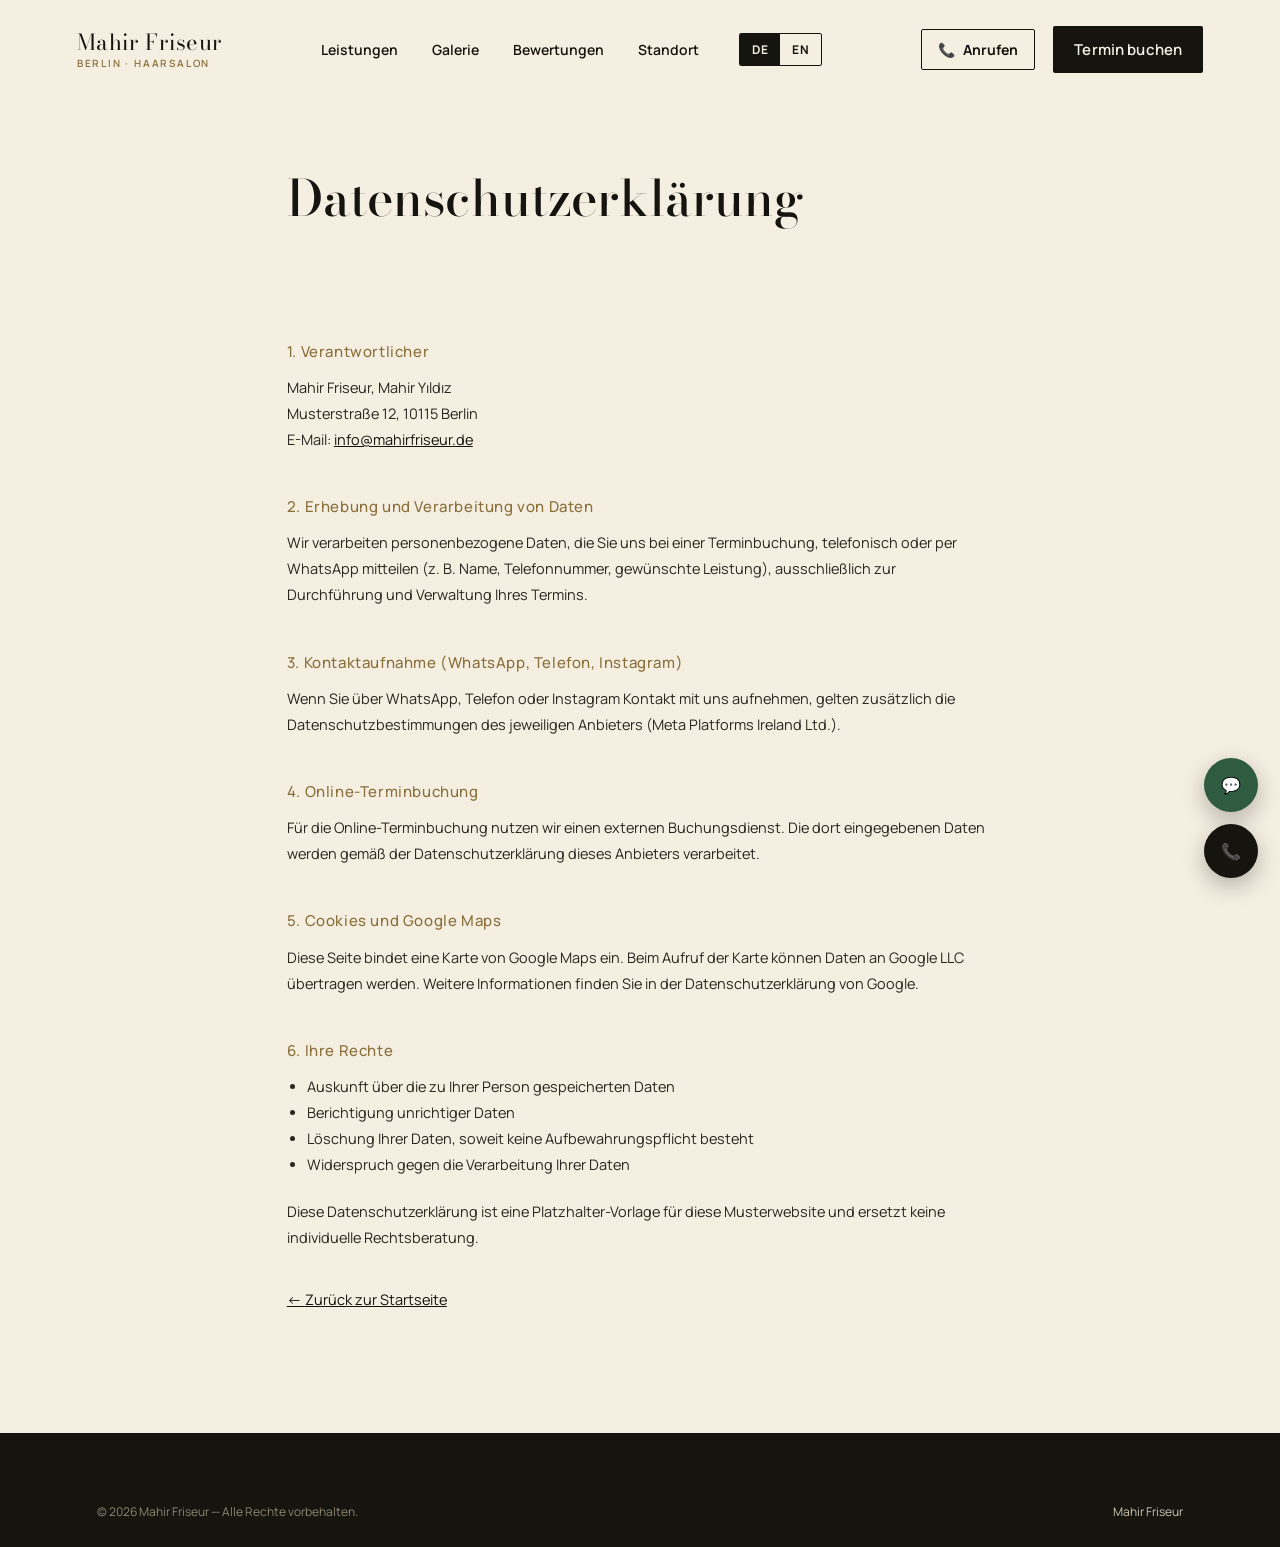
<file: Datenschutz.html>
<!DOCTYPE html>
<html lang="de">
<head>
<meta charset="UTF-8">
<meta name="viewport" content="width=device-width, initial-scale=1.0">
<title>Datenschutz — Mahir Friseur</title>
<meta name="description" content="Datenschutzerklärung von Mahir Friseur.">
<meta name="robots" content="noindex, follow">
<link rel="preconnect" href="https://fonts.googleapis.com">
<link rel="preconnect" href="https://fonts.gstatic.com" crossorigin>
<link href="https://fonts.googleapis.com/css2?family=Bodoni+Moda:ital,opsz,wght@0,6..96,400;0,6..96,500;0,6..96,600;1,6..96,500&family=Manrope:wght@400;500;600;700;800&display=swap" rel="stylesheet">
<link rel="stylesheet" href="style.css">
</head>
<body>

<header class="site-header">
  <a href="index.html" class="brand">Mahir Friseur<span>BERLIN · HAARSALON</span></a>
  <nav class="main-nav" id="main-nav">
    <ul>
      <li><a href="index.html#leistungen" data-i18n="nav.services">Leistungen</a></li>
      <li><a href="index.html#galerie" data-i18n="nav.gallery">Galerie</a></li>
      <li><a href="index.html#bewertungen" data-i18n="nav.reviews">Bewertungen</a></li>
      <li><a href="index.html#standort" data-i18n="nav.location">Standort</a></li>
    </ul>
    <div class="lang-switch" aria-label="Sprache wählen">
      <button data-lang="de" class="is-active">DE</button>
      <button data-lang="en">EN</button>
    </div>
  </nav>
  <div class="header-actions">
    <a class="call-chip" href="tel:+4930123456789">📞 <span data-i18n="call.chip">Anrufen</span></a>
    <a class="btn btn-primary" href="index.html#buchen" data-i18n="nav.book" style="padding:11px 20px;">Termin buchen</a>
    <button class="nav-toggle" aria-label="Menü" aria-expanded="false"><span></span></button>
  </div>
</header>

<main>
  <div class="legal-hero">
    <h1 data-i18n="datenschutz.h1">Datenschutzerklärung</h1>
  </div>

  <div class="legal-body">
    <h2 data-i18n="datenschutz.s1.title">1. Verantwortlicher</h2>
    <p>
      Mahir Friseur, Mahir Yıldız<br>
      Musterstraße 12, 10115 Berlin<br>
      E-Mail: <a href="mailto:info@mahirfriseur.de">info@mahirfriseur.de</a>
    </p>

    <h2 data-i18n="datenschutz.s2.title">2. Erhebung und Verarbeitung von Daten</h2>
    <p data-i18n="datenschutz.s2.text">Wir verarbeiten personenbezogene Daten, die Sie uns bei einer Terminbuchung, telefonisch oder per WhatsApp mitteilen (z. B. Name, Telefonnummer, gewünschte Leistung), ausschließlich zur Durchführung und Verwaltung Ihres Termins.</p>

    <h2 data-i18n="datenschutz.s3.title">3. Kontaktaufnahme (WhatsApp, Telefon, Instagram)</h2>
    <p data-i18n="datenschutz.s3.text">Wenn Sie über WhatsApp, Telefon oder Instagram Kontakt mit uns aufnehmen, gelten zusätzlich die Datenschutzbestimmungen des jeweiligen Anbieters (Meta Platforms Ireland Ltd.).</p>

    <h2 data-i18n="datenschutz.s4.title">4. Online-Terminbuchung</h2>
    <p data-i18n="datenschutz.s4.text">Für die Online-Terminbuchung nutzen wir einen externen Buchungsdienst. Die dort eingegebenen Daten werden gemäß der Datenschutzerklärung dieses Anbieters verarbeitet.</p>

    <h2 data-i18n="datenschutz.s5.title">5. Cookies und Google Maps</h2>
    <p data-i18n="datenschutz.s5.text">Diese Seite bindet eine Karte von Google Maps ein. Beim Aufruf der Karte können Daten an Google LLC übertragen werden. Weitere Informationen finden Sie in der Datenschutzerklärung von Google.</p>

    <h2 data-i18n="datenschutz.s6.title">6. Ihre Rechte</h2>
    <ul>
      <li data-i18n="datenschutz.s6.li1">Auskunft über die zu Ihrer Person gespeicherten Daten</li>
      <li data-i18n="datenschutz.s6.li2">Berichtigung unrichtiger Daten</li>
      <li data-i18n="datenschutz.s6.li3">Löschung Ihrer Daten, soweit keine Aufbewahrungspflicht besteht</li>
      <li data-i18n="datenschutz.s6.li4">Widerspruch gegen die Verarbeitung Ihrer Daten</li>
    </ul>

    <p style="margin-top:20px;" data-i18n="datenschutz.note">Diese Datenschutzerklärung ist eine Platzhalter-Vorlage für diese Musterwebsite und ersetzt keine individuelle Rechtsberatung.</p>

    <p style="margin-top:36px;"><a href="index.html">← <span data-i18n="legal.back">Zurück zur Startseite</span></a></p>
  </div>
</main>

<footer class="site-footer">
  <div class="container">
    <div class="footer-bottom" style="border-top:none;padding-top:0;">
      <span>© 2026 Mahir Friseur — <span data-i18n="footer.rights">Alle Rechte vorbehalten.</span></span>
      <div class="footer-social">
        <a href="index.html#top">Mahir Friseur</a>
      </div>
    </div>
  </div>
</footer>

<div class="floating-actions">
  <a class="fab fab-whatsapp" href="https://wa.me/4930123456789" target="_blank" rel="noopener" aria-label="WhatsApp">💬</a>
  <a class="fab fab-call" href="tel:+4930123456789" aria-label="Anrufen">📞</a>
</div>

<script src="script.js"></script>
</body>
</html>
</file>
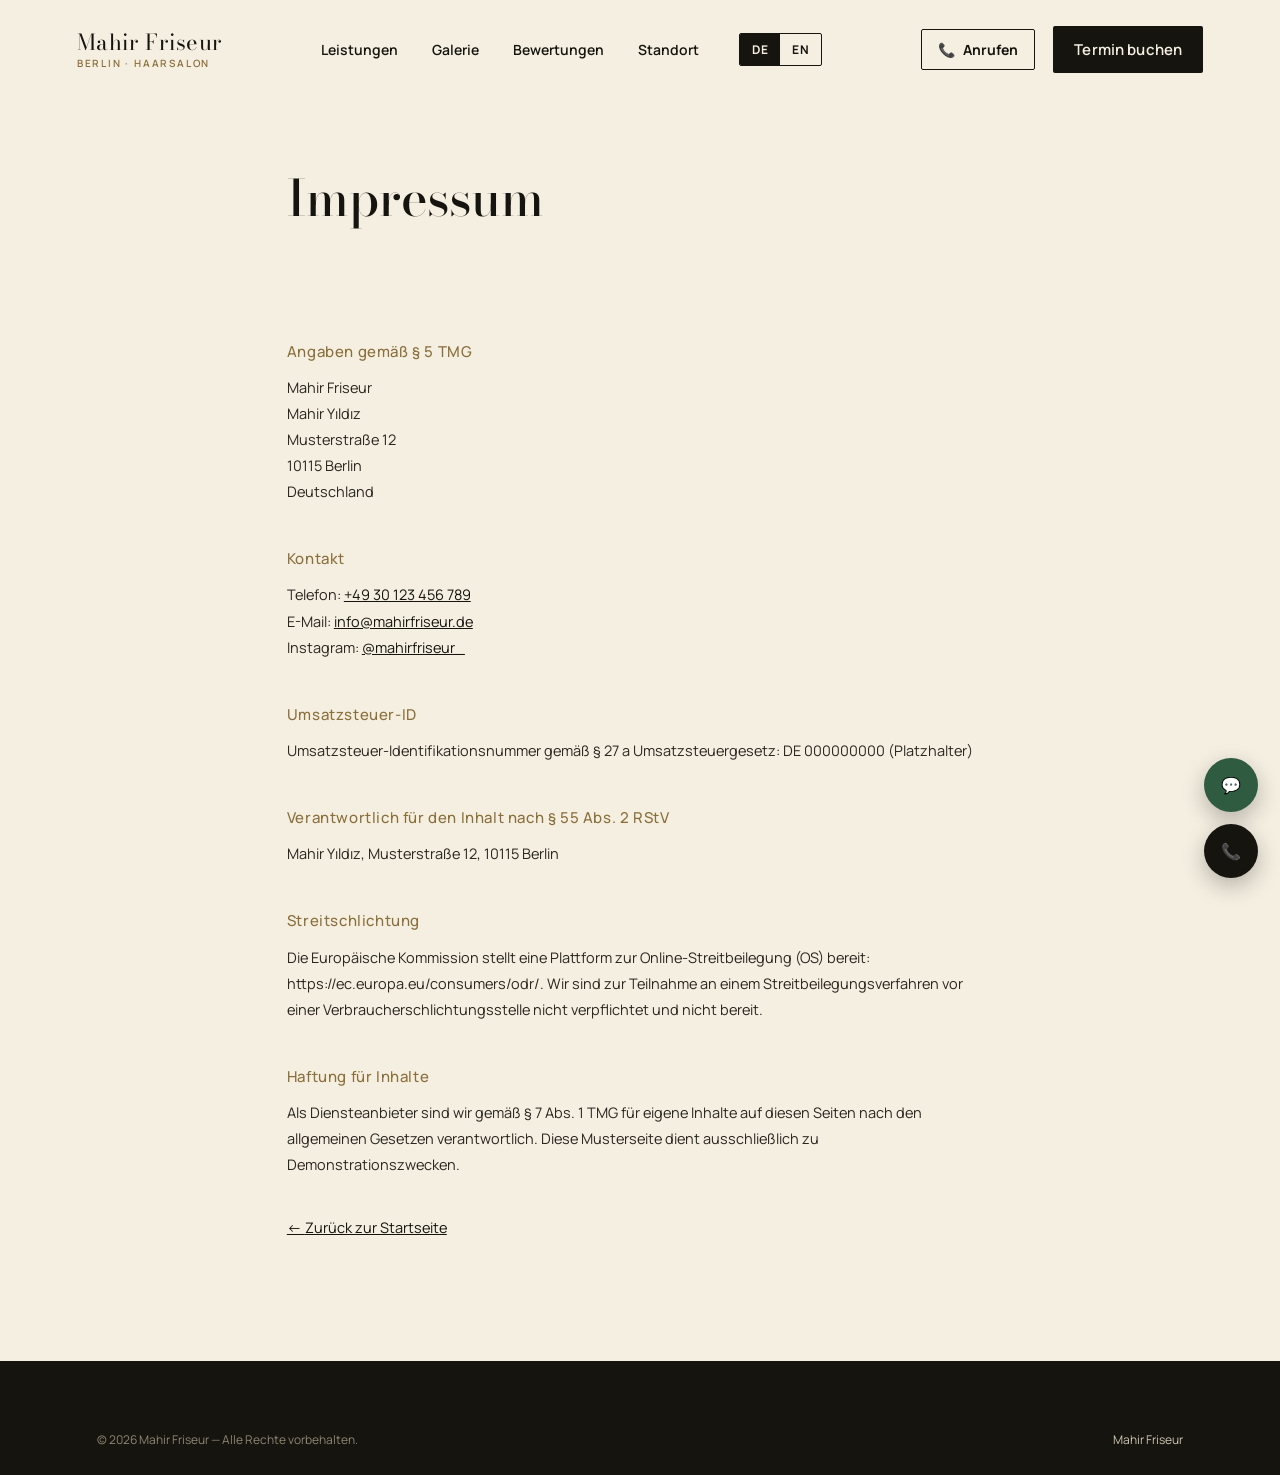
<file: Impressum.html>
<!DOCTYPE html>
<html lang="de">
<head>
<meta charset="UTF-8">
<meta name="viewport" content="width=device-width, initial-scale=1.0">
<title>Impressum — Mahir Friseur</title>
<meta name="description" content="Impressum von Mahir Friseur gemäß § 5 TMG.">
<meta name="robots" content="noindex, follow">
<link rel="preconnect" href="https://fonts.googleapis.com">
<link rel="preconnect" href="https://fonts.gstatic.com" crossorigin>
<link href="https://fonts.googleapis.com/css2?family=Bodoni+Moda:ital,opsz,wght@0,6..96,400;0,6..96,500;0,6..96,600;1,6..96,500&family=Manrope:wght@400;500;600;700;800&display=swap" rel="stylesheet">
<link rel="stylesheet" href="style.css">
</head>
<body>

<header class="site-header">
  <a href="index.html" class="brand">Mahir Friseur<span>BERLIN · HAARSALON</span></a>
  <nav class="main-nav" id="main-nav">
    <ul>
      <li><a href="index.html#leistungen" data-i18n="nav.services">Leistungen</a></li>
      <li><a href="index.html#galerie" data-i18n="nav.gallery">Galerie</a></li>
      <li><a href="index.html#bewertungen" data-i18n="nav.reviews">Bewertungen</a></li>
      <li><a href="index.html#standort" data-i18n="nav.location">Standort</a></li>
    </ul>
    <div class="lang-switch" aria-label="Sprache wählen">
      <button data-lang="de" class="is-active">DE</button>
      <button data-lang="en">EN</button>
    </div>
  </nav>
  <div class="header-actions">
    <a class="call-chip" href="tel:+4930123456789">📞 <span data-i18n="call.chip">Anrufen</span></a>
    <a class="btn btn-primary" href="index.html#buchen" data-i18n="nav.book" style="padding:11px 20px;">Termin buchen</a>
    <button class="nav-toggle" aria-label="Menü" aria-expanded="false"><span></span></button>
  </div>
</header>

<main>
  <div class="legal-hero">
    <h1 data-i18n="impressum.h1">Impressum</h1>
  </div>

  <div class="legal-body">
    <h2 data-i18n="impressum.s1.title">Angaben gemäß § 5 TMG</h2>
    <p>
      Mahir Friseur<br>
      Mahir Yıldız<br>
      Musterstraße 12<br>
      10115 Berlin<br>
      Deutschland
    </p>

    <h2 data-i18n="impressum.s2.title">Kontakt</h2>
    <p>
      Telefon: <a href="tel:+4930123456789">+49 30 123 456 789</a><br>
      E-Mail: <a href="mailto:info@mahirfriseur.de">info@mahirfriseur.de</a><br>
      Instagram: <a href="https://www.instagram.com/mahirfriseur_/" target="_blank" rel="noopener">@mahirfriseur_</a>
    </p>

    <h2 data-i18n="impressum.s3.title">Umsatzsteuer-ID</h2>
    <p data-i18n="impressum.s3.text">Umsatzsteuer-Identifikationsnummer gemäß § 27 a Umsatzsteuergesetz: DE 000000000 (Platzhalter)</p>

    <h2 data-i18n="impressum.s4.title">Verantwortlich für den Inhalt nach § 55 Abs. 2 RStV</h2>
    <p>Mahir Yıldız, Musterstraße 12, 10115 Berlin</p>

    <h2 data-i18n="impressum.s5.title">Streitschlichtung</h2>
    <p data-i18n="impressum.s5.text">Die Europäische Kommission stellt eine Plattform zur Online-Streitbeilegung (OS) bereit: <a href="https://ec.europa.eu/consumers/odr/" target="_blank" rel="noopener">https://ec.europa.eu/consumers/odr/</a>. Wir sind zur Teilnahme an einem Streitbeilegungsverfahren vor einer Verbraucherschlichtungsstelle nicht verpflichtet und nicht bereit.</p>

    <h2 data-i18n="impressum.s6.title">Haftung für Inhalte</h2>
    <p data-i18n="impressum.s6.text">Als Diensteanbieter sind wir gemäß § 7 Abs. 1 TMG für eigene Inhalte auf diesen Seiten nach den allgemeinen Gesetzen verantwortlich. Diese Musterseite dient ausschließlich zu Demonstrationszwecken.</p>

    <p style="margin-top:36px;"><a href="index.html">← <span data-i18n="legal.back">Zurück zur Startseite</span></a></p>
  </div>
</main>

<footer class="site-footer">
  <div class="container">
    <div class="footer-bottom" style="border-top:none;padding-top:0;">
      <span>© 2026 Mahir Friseur — <span data-i18n="footer.rights">Alle Rechte vorbehalten.</span></span>
      <div class="footer-social">
        <a href="index.html#top">Mahir Friseur</a>
      </div>
    </div>
  </div>
</footer>

<div class="floating-actions">
  <a class="fab fab-whatsapp" href="https://wa.me/4930123456789" target="_blank" rel="noopener" aria-label="WhatsApp">💬</a>
  <a class="fab fab-call" href="tel:+4930123456789" aria-label="Anrufen">📞</a>
</div>

<script src="script.js"></script>
</body>
</html>
</file>
<file: style.css>
/* ============================================================
   MAHIR FRISEUR — Design tokens
   Ink black, warm bone, brass + moss + brick accents.
   Display: Bodoni Moda (editorial serif) / Body: Manrope
   ============================================================ */

:root{
  --ink:        #16140f;
  --ink-soft:   #2a2620;
  --bone:       #f5efe2;
  --bone-dim:   #e9dfc7;
  --bone-line:  #d8cba9;
  --brass:      #ab8a4e;
  --brass-dark: #8a6f3b;
  --moss:       #414c3a;
  --moss-dark:  #2e3529;
  --brick:      #7c3430;
  --cream-text: #f5efe2;

  --font-display: 'Bodoni Moda', 'Times New Roman', serif;
  --font-body: 'Manrope', -apple-system, BlinkMacSystemFont, sans-serif;

  --max-w: 1240px;
  --edge: clamp(24px, 6vw, 88px);

  --ease: cubic-bezier(.22,1,.36,1);
}

*, *::before, *::after{ box-sizing: border-box; }
html{ scroll-behavior: smooth; }
@media (prefers-reduced-motion: reduce){
  html{ scroll-behavior: auto; }
  *, *::before, *::after{ animation-duration: 0.001ms !important; animation-iteration-count: 1 !important; transition-duration: 0.001ms !important; scroll-behavior: auto !important; }
}

body{
  margin: 0;
  background: var(--bone);
  color: var(--ink);
  font-family: var(--font-body);
  font-size: 16px;
  line-height: 1.55;
  -webkit-font-smoothing: antialiased;
}

img{ max-width: 100%; display: block; }
a{ color: inherit; text-decoration: none; }
button{ font-family: inherit; cursor: pointer; }
ul{ margin: 0; padding: 0; list-style: none; }
h1,h2,h3,h4{ margin: 0; font-family: var(--font-display); font-weight: 500; }
p{ margin: 0; }

.container{
  max-width: var(--max-w);
  margin: 0 auto;
  padding: 0 var(--edge);
}

:focus-visible{
  outline: 2px solid var(--brass);
  outline-offset: 3px;
}

.eyebrow-hide{ /* helper: visually hidden but accessible */
  position: absolute; width:1px; height:1px; overflow:hidden; clip: rect(0 0 0 0); white-space: nowrap;
}

/* ---------- Buttons ---------- */
.btn{
  display: inline-flex;
  align-items: center;
  gap: 10px;
  padding: 15px 30px;
  font-size: 15px;
  font-weight: 600;
  letter-spacing: .01em;
  border-radius: 2px;
  border: 1px solid transparent;
  transition: background .35s var(--ease), color .35s var(--ease), border-color .35s var(--ease), transform .25s var(--ease);
}
.btn-primary{
  background: var(--ink);
  color: var(--bone);
}
.btn-primary:hover{
  background: var(--brass-dark);
  transform: translateY(-2px);
}
.btn-outline{
  background: transparent;
  color: var(--ink);
  border-color: var(--ink);
}
.btn-outline:hover{
  background: var(--ink);
  color: var(--bone);
  transform: translateY(-2px);
}
.btn-light{
  background: var(--bone);
  color: var(--ink);
}
.btn-light:hover{
  background: var(--brass);
  color: var(--ink);
  transform: translateY(-2px);
}

/* ---------- Header ---------- */
.site-header{
  position: fixed;
  top: 0; left: 0; right: 0;
  z-index: 500;
  padding: 26px var(--edge);
  display: flex;
  align-items: center;
  justify-content: space-between;
  transition: background .4s var(--ease), padding .4s var(--ease), box-shadow .4s var(--ease);
}
.site-header.is-scrolled{
  background: rgba(245,239,226,.94);
  backdrop-filter: blur(8px);
  padding-top: 16px;
  padding-bottom: 16px;
  box-shadow: 0 1px 0 var(--bone-line);
}
.brand{
  font-family: var(--font-display);
  font-size: 22px;
  letter-spacing: .02em;
  display: flex;
  flex-direction: column;
  line-height: 1;
}
.brand span{
  font-family: var(--font-body);
  font-size: 10px;
  letter-spacing: .18em;
  font-weight: 600;
  color: var(--brass-dark);
  margin-top: 5px;
}
.main-nav{
  display: flex;
  align-items: center;
  gap: 40px;
}
.main-nav ul{
  display: flex;
  gap: 34px;
}
.main-nav a{
  font-size: 14px;
  font-weight: 600;
  position: relative;
  padding-bottom: 4px;
}
.main-nav a::after{
  content: '';
  position: absolute;
  left: 0; bottom: 0;
  width: 0; height: 1px;
  background: var(--ink);
  transition: width .3s var(--ease);
}
.main-nav a:hover::after{ width: 100%; }

.header-actions{
  display: flex;
  align-items: center;
  gap: 18px;
}
.lang-switch{
  display: flex;
  border: 1px solid var(--ink);
  border-radius: 2px;
  overflow: hidden;
}
.lang-switch button{
  background: transparent;
  border: none;
  padding: 7px 12px;
  font-size: 12px;
  font-weight: 700;
  letter-spacing: .04em;
  color: var(--ink);
  transition: background .25s var(--ease), color .25s var(--ease);
}
.lang-switch button.is-active{
  background: var(--ink);
  color: var(--bone);
}
.call-chip{
  display: flex;
  align-items: center;
  gap: 8px;
  font-size: 14px;
  font-weight: 700;
  border: 1px solid var(--ink);
  padding: 9px 16px;
  border-radius: 2px;
  transition: background .3s var(--ease), color .3s var(--ease);
}
.call-chip:hover{ background: var(--ink); color: var(--bone); }
.nav-toggle{
  display: none;
  width: 30px; height: 22px;
  position: relative;
  background: none; border: none;
}
.nav-toggle span, .nav-toggle span::before, .nav-toggle span::after{
  content: '';
  position: absolute;
  left: 0; right: 0;
  height: 1.5px;
  background: var(--ink);
  transition: transform .3s var(--ease), opacity .3s var(--ease);
}
.nav-toggle span{ top: 10px; }
.nav-toggle span::before{ top: -8px; }
.nav-toggle span::after{ top: 8px; }
.nav-toggle.is-open span{ background: transparent; }
.nav-toggle.is-open span::before{ transform: translateY(8px) rotate(45deg); }
.nav-toggle.is-open span::after{ transform: translateY(-8px) rotate(-45deg); }

/* ---------- Hero ---------- */
.hero{
  padding: 170px var(--edge) 90px;
  display: grid;
  grid-template-columns: 1.05fr .95fr;
  gap: 60px;
  align-items: center;
  max-width: var(--max-w);
  margin: 0 auto;
}
.hero-copy .kicker{
  font-size: 13px;
  font-weight: 700;
  letter-spacing: .06em;
  color: var(--brass-dark);
  display: flex;
  align-items: center;
  gap: 10px;
  margin-bottom: 22px;
  opacity: 0;
  transform: translateY(10px);
  animation: rise .7s var(--ease) forwards .1s;
}
.kicker::before{
  content: '';
  width: 34px; height: 1px;
  background: var(--brass-dark);
}
.hero-copy h1{
  font-size: clamp(42px, 5.6vw, 76px);
  line-height: 1.02;
  letter-spacing: -.01em;
  margin-bottom: 26px;
}
.hero-copy h1 .line{
  display: block;
  overflow: hidden;
}
.hero-copy h1 .line span{
  display: block;
  opacity: 0;
  transform: translateY(105%);
  animation: rise .8s var(--ease) forwards;
}
.hero-copy h1 .line:nth-child(1) span{ animation-delay: .15s; }
.hero-copy h1 .line:nth-child(2) span{ animation-delay: .28s; }
.hero-copy h1 em{
  font-style: italic;
  color: var(--brass-dark);
}
.hero-copy .lede{
  font-size: 17px;
  max-width: 46ch;
  color: var(--ink-soft);
  margin-bottom: 36px;
  opacity: 0;
  transform: translateY(10px);
  animation: rise .7s var(--ease) forwards .45s;
}
.hero-actions{
  display: flex;
  gap: 16px;
  flex-wrap: wrap;
  opacity: 0;
  transform: translateY(10px);
  animation: rise .7s var(--ease) forwards .58s;
}
.hero-stats{
  display: flex;
  gap: 34px;
  margin-top: 52px;
  padding-top: 28px;
  border-top: 1px solid var(--bone-line);
  opacity: 0;
  transform: translateY(10px);
  animation: rise .7s var(--ease) forwards .7s;
}
.hero-stats div strong{
  display: block;
  font-family: var(--font-display);
  font-size: 26px;
}
.hero-stats div span{
  font-size: 12px;
  color: var(--ink-soft);
}
@keyframes rise{
  to{ opacity: 1; transform: translateY(0); }
}
.hero-visual{
  position: relative;
  opacity: 0;
  animation: fadeIn 1s var(--ease) forwards .3s;
}
@keyframes fadeIn{ to{ opacity: 1; } }
.hero-visual .frame{
  clip-path: polygon(0 0,100% 0,100% 92%,88% 100%,0 100%);
  overflow: hidden;
  aspect-ratio: 4/5;
  background: var(--ink);
}
.hero-visual img{
  width: 100%; height: 100%; object-fit: cover;
}
.hero-badge{
  position: absolute;
  bottom: -26px; left: -26px;
  background: var(--ink);
  color: var(--bone);
  padding: 20px 22px;
  max-width: 210px;
  border-radius: 2px;
}
.hero-badge strong{
  font-family: var(--font-display);
  font-size: 15px;
  display: block;
  margin-bottom: 4px;
  color: var(--brass);
}
.hero-badge span{ font-size: 12.5px; opacity: .85; }

/* ---------- Section shell ---------- */
section{ padding: 108px 0; }
.section-head{
  display: flex;
  justify-content: space-between;
  align-items: flex-end;
  gap: 30px;
  margin-bottom: 56px;
}
.section-head .kicker{
  font-size: 13px;
  font-weight: 700;
  letter-spacing: .06em;
  color: var(--brass-dark);
  display: flex;
  align-items: center;
  gap: 10px;
  margin-bottom: 16px;
}
.kicker::before{ content:''; width:34px; height:1px; background: var(--brass-dark); }
.section-head h2{
  font-size: clamp(30px, 3.4vw, 46px);
  max-width: 14ch;
}
.section-head p{
  max-width: 34ch;
  font-size: 15px;
  color: var(--ink-soft);
  padding-bottom: 6px;
}
.reveal{
  opacity: 0;
  transform: translateY(26px);
  transition: opacity .8s var(--ease), transform .8s var(--ease);
}
.reveal.is-visible{ opacity: 1; transform: translateY(0); }

/* ---------- Services ---------- */
.services{ background: var(--bone-dim); }
.service-cols{
  display: grid;
  grid-template-columns: 1fr 1fr;
  gap: 70px;
}
.service-col h3{
  font-size: 20px;
  padding-bottom: 16px;
  border-bottom: 1px solid var(--ink);
  margin-bottom: 22px;
}
.service-row{
  display: flex;
  align-items: baseline;
  gap: 10px;
  padding: 15px 0;
  border-bottom: 1px solid var(--bone-line);
}
.service-row .name{
  font-weight: 600;
  font-size: 15.5px;
}
.service-row .desc{
  display: block;
  font-size: 12.5px;
  color: var(--ink-soft);
  font-weight: 400;
  margin-top: 3px;
}
.service-row .dots{
  flex: 1;
  border-bottom: 1px dotted var(--brass-dark);
  transform: translateY(-4px);
  opacity: .6;
}
.service-row .price{
  font-family: var(--font-display);
  font-size: 17px;
  white-space: nowrap;
}
.services-note{
  margin-top: 40px;
  font-size: 13px;
  color: var(--ink-soft);
}

/* ---------- Booking ---------- */
.booking{
  background: var(--ink);
  color: var(--cream-text);
}
.booking .container{
  display: grid;
  grid-template-columns: 1fr auto;
  align-items: center;
  gap: 40px;
}
.booking h2{
  font-size: clamp(28px, 3.4vw, 42px);
  max-width: 16ch;
  color: var(--bone);
}
.booking p{
  margin-top: 16px;
  color: #cfc7b4;
  max-width: 48ch;
  font-size: 15px;
}
.booking-panel{
  display: flex;
  flex-direction: column;
  gap: 14px;
  min-width: 260px;
}
.booking-panel .btn-primary{
  background: var(--brass);
  color: var(--ink);
}
.booking-panel .btn-primary:hover{ background: var(--bone); }
.booking-hint{
  font-size: 12px;
  color: #a89f8a;
}

/* ---------- Gallery ---------- */
.gallery-grid{
  display: grid;
  grid-template-columns: repeat(4, 1fr);
  grid-auto-rows: 160px;
  gap: 14px;
}
.gallery-grid a{
  overflow: hidden;
  position: relative;
  border-radius: 1px;
}
.gallery-grid img{
  width: 100%; height: 100%; object-fit: cover;
  transition: transform .6s var(--ease);
}
.gallery-grid a:hover img{ transform: scale(1.06); }
.gallery-grid a::after{
  content: '';
  position: absolute; inset: 0;
  background: linear-gradient(180deg, rgba(22,20,15,0) 55%, rgba(22,20,15,.55) 100%);
  opacity: 0;
  transition: opacity .4s var(--ease);
}
.gallery-grid a:hover::after{ opacity: 1; }
.g-tall{ grid-row: span 2; }
.g-wide{ grid-column: span 2; }

/* ---------- Before / After ---------- */
.before-after{ background: var(--bone-dim); }
.ba-wrap{
  position: relative;
  max-width: 780px;
  margin: 0 auto;
  aspect-ratio: 16/10;
  overflow: hidden;
  border-radius: 2px;
  user-select: none;
  touch-action: pan-y;
}
.ba-wrap img{
  position: absolute; inset: 0;
  width: 100%; height: 100%; object-fit: cover;
  pointer-events: none;
}
.ba-after{ z-index: 1; }
.ba-before-wrap{
  position: absolute; inset: 0;
  width: 50%;
  overflow: hidden;
  z-index: 2;
  border-right: 2px solid var(--bone);
}
.ba-before-wrap img{ width: 780px; max-width: none; height: 100%; }
.ba-label{
  position: absolute; top: 16px;
  font-size: 11px; font-weight: 700; letter-spacing: .08em;
  background: rgba(22,20,15,.65); color: var(--bone);
  padding: 6px 12px; border-radius: 2px; z-index: 3;
}
.ba-label.before{ left: 16px; }
.ba-label.after{ right: 16px; }
.ba-handle{
  position: absolute; top: 0; bottom: 0;
  width: 44px; margin-left: -22px;
  z-index: 4;
  display: flex; align-items: center; justify-content: center;
  cursor: ew-resize;
}
.ba-handle::before{
  content: '';
  position: absolute; top:0; bottom:0; left: 50%;
  width: 2px; background: var(--bone);
  transform: translateX(-50%);
}
.ba-grip{
  width: 42px; height: 42px;
  background: var(--bone);
  border-radius: 50%;
  display: flex; align-items: center; justify-content: center;
  gap: 4px;
  box-shadow: 0 4px 16px rgba(0,0,0,.25);
}
.ba-grip span{ width: 2px; height: 14px; background: var(--ink); display: block; }
.ba-caption{
  text-align: center;
  font-size: 13px;
  color: var(--ink-soft);
  margin-top: 20px;
}

/* ---------- Testimonials ---------- */
.testimonials{ background: var(--ink); color: var(--cream-text); }
.testimonials .section-head h2{ color: var(--bone); }
.testimonials .section-head p{ color: #beb49c; }
.testimonials .kicker{ color: var(--brass); }
.testi-track{
  display: grid;
  grid-template-columns: repeat(3, 1fr);
  gap: 28px;
}
.testi-card{
  background: var(--ink-soft);
  padding: 34px 30px;
  border-radius: 2px;
  border-top: 2px solid var(--brass);
}
.testi-stars{
  color: var(--brass);
  font-size: 14px;
  letter-spacing: 2px;
  margin-bottom: 18px;
}
.testi-card p.quote{
  font-family: var(--font-display);
  font-size: 18px;
  line-height: 1.5;
  margin-bottom: 22px;
}
.testi-name{ font-size: 13px; font-weight: 700; }
.testi-name span{ display: block; font-weight: 400; color: #a89f8a; font-size: 12px; margin-top: 2px; }

/* ---------- Location ---------- */
.location .container{
  display: grid;
  grid-template-columns: 1fr 1fr;
  gap: 60px;
  align-items: start;
}
.hours-list{
  margin-top: 26px;
}
.hours-row{
  display: flex;
  justify-content: space-between;
  padding: 12px 0;
  border-bottom: 1px solid var(--bone-line);
  font-size: 14.5px;
}
.hours-row .day{ font-weight: 600; }
.hours-row.today{ color: var(--brass-dark); font-weight: 700; }
.contact-links{
  margin-top: 30px;
  display: flex;
  flex-wrap: wrap;
  gap: 12px;
}
.contact-links a{
  display: inline-flex;
  align-items: center;
  gap: 8px;
  font-size: 13.5px;
  font-weight: 700;
  border: 1px solid var(--ink);
  padding: 10px 16px;
  border-radius: 2px;
  transition: background .3s var(--ease), color .3s var(--ease);
}
.contact-links a:hover{ background: var(--ink); color: var(--bone); }
.map-frame{
  border-radius: 2px;
  overflow: hidden;
  aspect-ratio: 4/3.4;
  border: 1px solid var(--bone-line);
}
.map-frame iframe{ width: 100%; height: 100%; border: 0; }

/* ---------- Footer ---------- */
.site-footer{
  background: var(--ink);
  color: #cfc7b4;
  padding: 70px 0 26px;
}
.footer-top{
  display: grid;
  grid-template-columns: 1.4fr 1fr 1fr 1fr;
  gap: 40px;
  padding-bottom: 50px;
  border-bottom: 1px solid #322e26;
}
.footer-brand{
  font-family: var(--font-display);
  font-size: 22px;
  color: var(--bone);
  margin-bottom: 14px;
}
.footer-top p{ font-size: 13.5px; line-height: 1.7; max-width: 32ch; }
.footer-col h4{
  font-family: var(--font-body);
  font-size: 12px;
  font-weight: 700;
  letter-spacing: .08em;
  color: var(--brass);
  margin-bottom: 18px;
}
.footer-col ul{ display: flex; flex-direction: column; gap: 11px; }
.footer-col a{ font-size: 13.5px; transition: color .25s var(--ease); }
.footer-col a:hover{ color: var(--bone); }
.footer-bottom{
  display: flex;
  justify-content: space-between;
  align-items: center;
  padding-top: 26px;
  font-size: 12px;
  color: #8f8672;
  flex-wrap: wrap;
  gap: 12px;
}
.footer-social{ display: flex; gap: 16px; }
.footer-social a{ color: #cfc7b4; }
.footer-social a:hover{ color: var(--brass); }

/* ---------- Floating actions ---------- */
.floating-actions{
  position: fixed;
  right: 22px; bottom: 22px;
  z-index: 600;
  display: flex;
  flex-direction: column;
  gap: 12px;
}
.fab{
  width: 54px; height: 54px;
  border-radius: 50%;
  display: flex; align-items: center; justify-content: center;
  box-shadow: 0 8px 22px rgba(22,20,15,.28);
  transition: transform .3s var(--ease);
}
.fab:hover{ transform: translateY(-3px) scale(1.04); }
.fab-whatsapp{ background: #2f5b41; color: #fff; }
.fab-call{ background: var(--ink); color: var(--bone); }

/* ---------- Simple/legal pages ---------- */
.legal-hero{
  padding: 160px var(--edge) 60px;
  max-width: 860px;
  margin: 0 auto;
}
.legal-hero h1{ font-size: clamp(32px,5vw,50px); }
.legal-body{
  max-width: 860px;
  margin: 0 auto;
  padding: 0 var(--edge) 120px;
}
.legal-body h2{
  font-family: var(--font-body);
  font-size: 15px;
  letter-spacing: .04em;
  color: var(--brass-dark);
  margin-top: 42px;
  margin-bottom: 12px;
}
.legal-body p, .legal-body li{
  font-size: 14.5px;
  color: var(--ink-soft);
  line-height: 1.8;
}
.legal-body ul{ padding-left: 20px; list-style: disc; }
.legal-body a{ color: var(--ink); text-decoration: underline; }

/* ---------- Responsive ---------- */
@media (max-width: 980px){
  .hero{ grid-template-columns: 1fr; padding-top: 140px; }
  .hero-visual{ order: -1; max-width: 420px; }
  .service-cols{ grid-template-columns: 1fr; gap: 46px; }
  .testi-track{ grid-template-columns: 1fr; }
  .location .container{ grid-template-columns: 1fr; }
  .footer-top{ grid-template-columns: 1fr 1fr; row-gap: 36px; }
  .booking .container{ grid-template-columns: 1fr; text-align: left; }
}

@media (max-width: 720px){
  .main-nav{ display: none; }
  .nav-toggle{ display: block; }
  .call-chip span{ display: none; }
  .site-header.nav-open .main-nav{
    display: flex;
    position: fixed;
    inset: 0;
    top: 0;
    background: var(--bone);
    flex-direction: column;
    justify-content: center;
    align-items: flex-start;
    padding: 0 var(--edge);
    gap: 30px;
  }
  .site-header.nav-open .main-nav ul{
    flex-direction: column;
    gap: 26px;
  }
  .site-header.nav-open .main-nav ul a{ font-size: 28px; font-family: var(--font-display); font-weight: 500; }
  .site-header.nav-open .main-nav .lang-switch{ margin-top: 10px; }
  .gallery-grid{ grid-template-columns: repeat(2, 1fr); grid-auto-rows: 140px; }
  .g-wide{ grid-column: span 2; }
  .footer-top{ grid-template-columns: 1fr; }
  .section-head{ flex-direction: column; align-items: flex-start; }
  .hero-stats{ gap: 24px; flex-wrap: wrap; }
}

@media (max-width: 480px){
  .hero-badge{ position: static; margin-top: 16px; max-width: none; }
  .hero-visual .frame{ clip-path: none; }
  .booking-panel{ width: 100%; }
}
</file>
